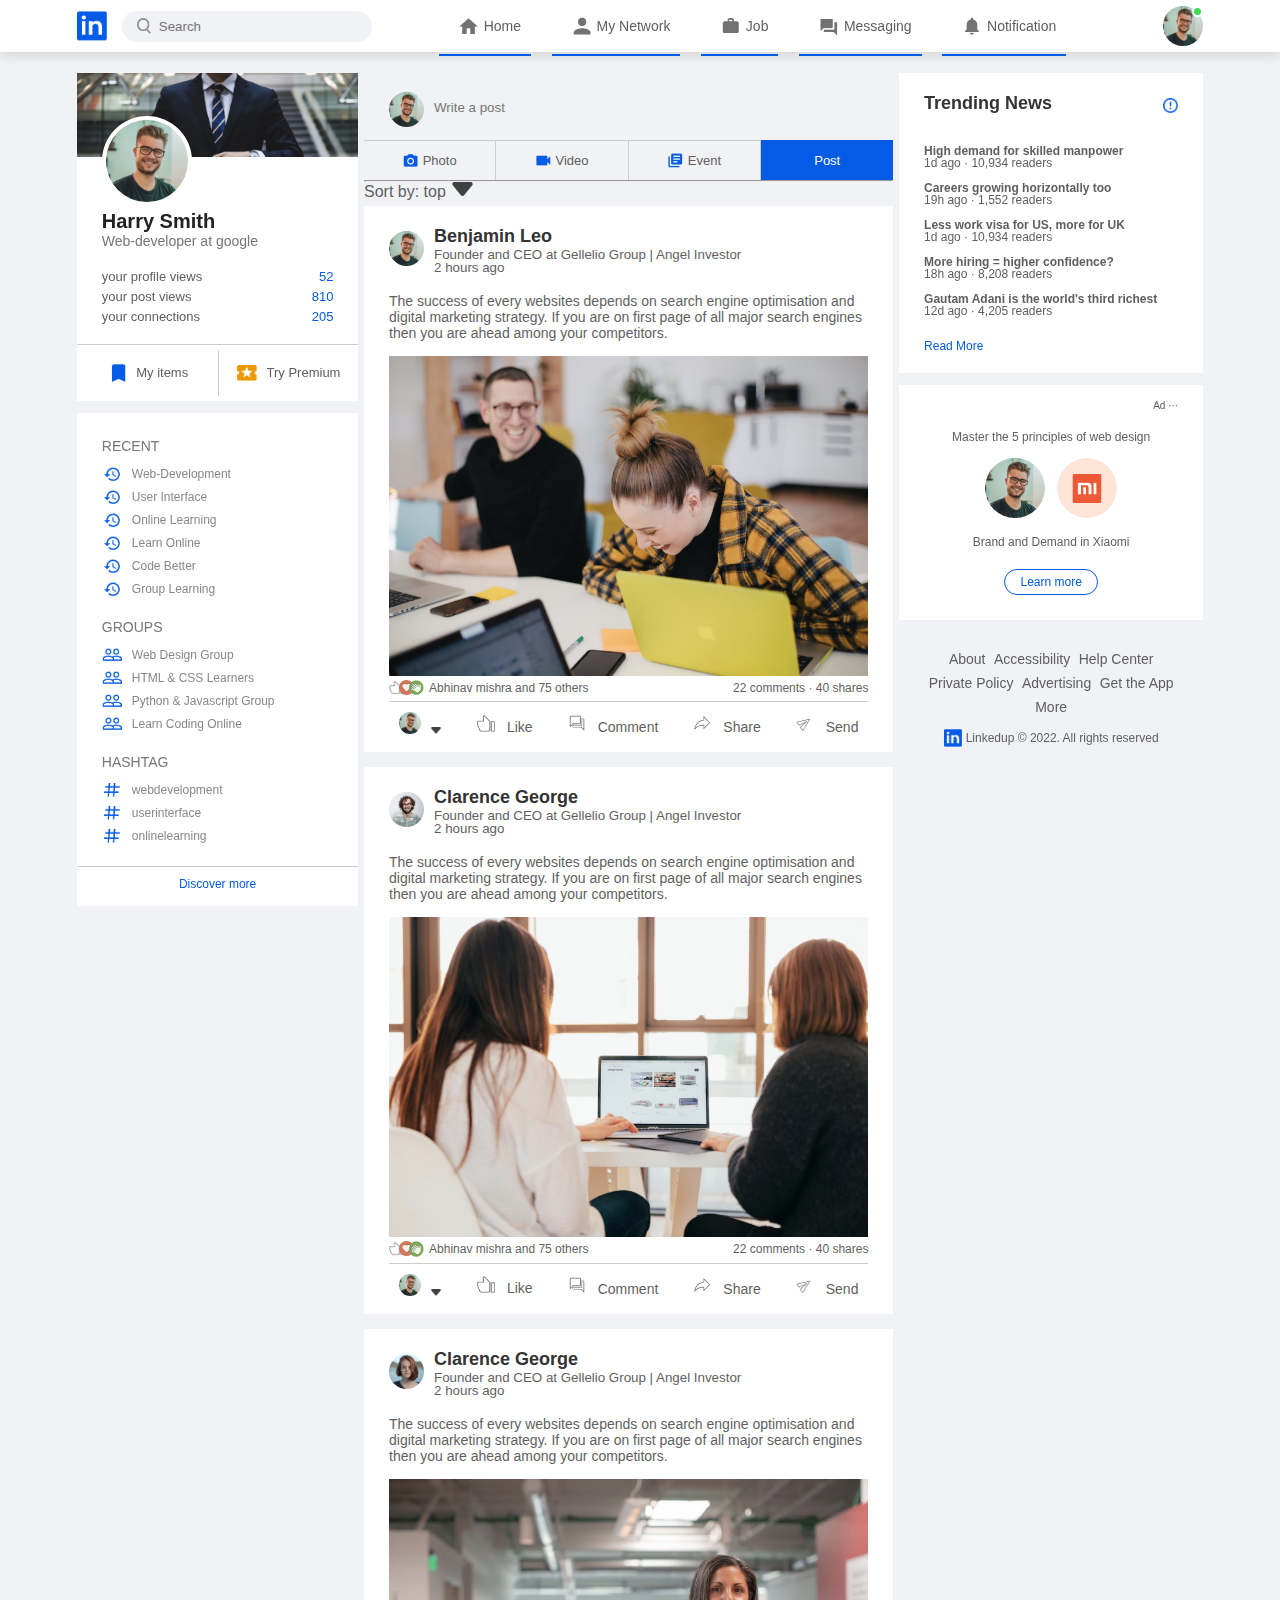
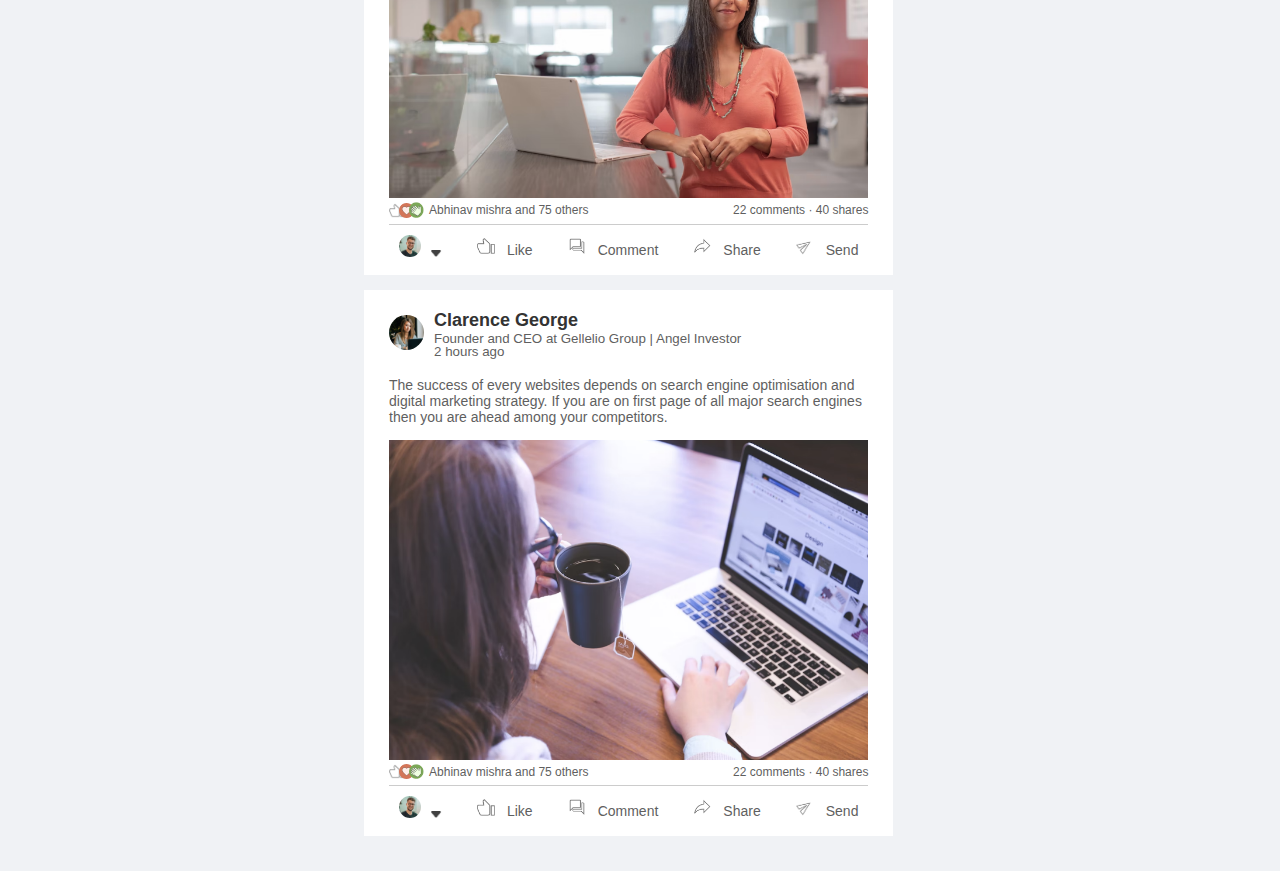
<file: index.html>
<!DOCTYPE html>
<html lang="en">
<head>
    <meta charset="UTF-8">
    <meta http-equiv="X-UA-Compatible" content="IE=edge">
    <meta name="viewport" content="width=device-width, initial-scale=1.0">
    <title>GoSocial</title>
    <link rel="stylesheet" href="styles.css">
</head>
<body>
    <nav class="navbar">
        <div class="navbar-left">
            <a href="index.html" class="logo"><img src="images/logo.png"></a>
            <div class="search-box">
                <img src="images/search.png">
                <input type="text" placeholder="Search">
            </div>
        </div>
        <div class="navbar-center">
            <ul>
                <li><a href="#" class="active-link"><img src="images/home.png"><span>Home</span></a></li>
                <li><a href="#"><img src="images/network.png"><span>My Network</span></a></li>
                <li><a href="#"><img src="images/jobs.png"><span>Job</span></a></li>
                <li><a href="#"><img src="images/message.png"><span>Messaging</span></a></li>
                <li><a href="#"><img src="images/notification.png"><span>Notification</span></a></li>
            </ul>
        </div>
        <div class="navbar-right">
          <div class="online">
            <img src="images/user-1.png" class="nav-profile-img" onclick="toggleMenu()">
          </div>
        </div>

        <div class="profile-menue-wrap" id="profileMenu">
            <div class="profile-menu">
                <div class="user-info">
                  <img src="images/user-1.png">
                  <div>
                    <h3>Rayan Walton</h3>
                    <a href="profile.html">See your profile</a>
                  </div>
                </div>
                <hr>
                <a href="#" class="profile-menu-link">
                    <img src="images/feedback.png">
                    <p>Give feedback</p>
                    <span>></span>
                    </a>
                    <a href="#" class="profile-menu-link">
                        <img src="images/setting.png">
                        <p>Setting & Privacy</p>
                        <span>></span>
                        </a>
                        <a href="#" class="profile-menu-link">
                            <img src="images/help.png">
                            <p>Help & Support</p>
                            <span>></span>
                            </a>
                            <a href="#" class="profile-menu-link">
                                <img src="images/display.png">
                                <p>Display & Accessibility</p>
                                <span>></span>
                                </a>
                                <a href="#" class="profile-menu-link">
                                    <img src="images/logout.png">
                                    <p>Logout</p>
                                    <span>></span>
                                    </a>
            </div>
        </div>

    </nav>
    <div class="container">
        <div class="left-sidebar">
            <div class="sidebar-profile-box"><img src="images/cover-pic.png" width="100%">
                           <div class="sidebar-profile-info">
                            <img src="images/user-1.png">
                            <h1>Harry Smith</h1>
                            <h3>Web-developer at google</h3>
                            <ul>
                                <li>
                                   your profile views<span>52</span>
                               </li>
                               <li>
                                your post views<span>810</span>
                            </li>
                            <li>
                                your connections<span>205</span>
                            </li>
                           </ul>
                        </div>
                        <div class="sidebar-profile-link">
                            <a href="#"><img src="images/items.png" alt="">My items</a>
                            <a href="#"><img src="images/premium.png" alt="">Try Premium</a>
                        </div>
                </div>


                <div class="sidebar-activity" id="sidebarActivity">
                    <h3>RECENT</h3>
                    <a href="#"><img src="images/recent.png">Web-Development</a>
                    <a href="#"><img src="images/recent.png">User Interface</a>
                    <a href="#"><img src="images/recent.png">Online Learning</a>
                    <a href="#"><img src="images/recent.png">Learn Online</a>
                    <a href="#"><img src="images/recent.png">Code Better</a>
                    <a href="#"><img src="images/recent.png">Group Learning</a>
                    <h3>GROUPS</h3>
                    <a href="#"><img src="images/group.png">Web Design Group</a>
                    <a href="#"><img src="images/group.png">HTML & CSS Learners</a>
                    <a href="#"><img src="images/group.png">Python  & Javascript Group</a>
                    <a href="#"><img src="images/group.png">Learn Coding Online</a>
                    <h3>HASHTAG</h3>
                    <a href="#"><img src="images/hashtag.png">webdevelopment</a>
                    <a href="#"><img src="images/hashtag.png">userinterface</a>
                    <a href="#"><img src="images/hashtag.png">onlinelearning</a>
                    <div class="discover-more-link">
                        <a href="#">Discover more</a>
                    </div>
                </div>

                <p id="showMoreLink" onclick="toggleActivity()">Show more<b>+</b></p>
        </div>
        <div class="main-content">

           <div class="creat-post">
            <div class="create-post-input">
                 <img src="images/user-1.png">
                 <textarea rows="2" placeholder="Write a post"></textarea>
            </div>
            <div class="create-post-links">
                <li><img src="images/photo.png">Photo</li>
                <li><img src="images/video.png">Video</li>
                <li><img src="images/event.png">Event</li>
                <li>Post</li>
            </div>
           </div>

           <div class="sbrt-by">
              <hr>
              <p>Sort by: <span>top <img src="images/down-arrow.png"></span></p>
           </div>
           <div class="post">
            <div class="post-author">
                <img src="images/user-1.png">
                <div>
                    <h1>Benjamin Leo</h1>
                    <small>Founder and CEO at Gellelio Group | Angel Investor</small>
                    <small>2 hours ago</small>
                </div>
            </div>
            <p>The success of every websites depends on search engine optimisation and 
            digital marketing strategy. If you are on first page of all major search engines
            then you are ahead among your competitors.</p>
            <img src="images/post-image-1.png" width="100%">
            
             <div class="post-stats">
                 <div>
                      <img src="images/thumbsup.png">
                      <img src="images/love.png">
                      <img src="images/clap.png">
                      <span class="liked-users">Abhinav mishra and 75 others</span>
                 </div>
                 <div>
                     <span>22 comments &middot; 40 shares</span>
                 </div>
             </div>


           <div class="post-activity">


        <div>
                      <img src="images/user-1.png" class="post-activity-user-icon">
                      <img src="images/down-arrow.png" class="post-activity-arrow-icon">
        </div>
        <div class="post-activity-link">
                      <img src="images/like.png">
                      <span>Like</span>
    </div>              
    <div class="post-activity-link">
                      <img src="images/comment.png">
                      <span>Comment</span>
                      </div>
                      <div class="post-activity-link">
                        <img src="images/share.png">
                      <span>Share</span>
                      </div>
                      <div class="post-activity-link">
                        <img src="images/send.png">
                        <span>Send</span>
                      </div>
           </div>
        </div>
           <div class="post">
            <div class="post-author">
                <img src="images/user-2.png">
                <div>
                    <h1>Clarence George</h1>
                    <small>Founder and CEO at Gellelio Group | Angel Investor</small>
                    <small>2 hours ago</small>
                </div>
            </div>
            <p>The success of every websites depends on search engine optimisation and 
            digital marketing strategy. If you are on first page of all major search engines
            then you are ahead among your competitors.</p>
            <img src="images/post-image-2.png" width="100%">
            
             <div class="post-stats">
                 <div>
                      <img src="images/thumbsup.png">
                      <img src="images/love.png">
                      <img src="images/clap.png">
                      <span class="liked-users">Abhinav mishra and 75 others</span>
                 </div>
                 <div>
                     <span>22 comments &middot; 40 shares</span>
                 </div>
             </div>


           <div class="post-activity">


        <div>
                      <img src="images/user-1.png" class="post-activity-user-icon">
                      <img src="images/down-arrow.png" class="post-activity-arrow-icon">
        </div>
        <div class="post-activity-link">
                      <img src="images/like.png">
                      <span>Like</span>
    </div>              
    <div class="post-activity-link">
                      <img src="images/comment.png">
                      <span>Comment</span>
                      </div>
                      <div class="post-activity-link">
                        <img src="images/share.png">
                      <span>Share</span>
                      </div>
                      <div class="post-activity-link">
                        <img src="images/send.png">
                        <span>Send</span>
                      </div>
           </div>
        </div>

           <div class="post">
           <div class="post-author">
               <img src="images/user-3.png">
               <div>
                   <h1>Clarence George</h1>
                   <small>Founder and CEO at Gellelio Group | Angel Investor</small>
                   <small>2 hours ago</small>
               </div>
           </div>
           <p>The success of every websites depends on search engine optimisation and 
           digital marketing strategy. If you are on first page of all major search engines
           then you are ahead among your competitors.</p>
           <img src="images/post-image-3.png" width="100%">
           
            <div class="post-stats">
                <div>
                     <img src="images/thumbsup.png">
                     <img src="images/love.png">
                     <img src="images/clap.png">
                     <span class="liked-users">Abhinav mishra and 75 others</span>
                </div>
                <div>
                    <span>22 comments &middot; 40 shares</span>
                </div>
            </div>


          <div class="post-activity">


       <div>
                     <img src="images/user-1.png" class="post-activity-user-icon">
                     <img src="images/down-arrow.png" class="post-activity-arrow-icon">
       </div>
       <div class="post-activity-link">
                     <img src="images/like.png">
                     <span>Like</span>
   </div>              
   <div class="post-activity-link">
                     <img src="images/comment.png">
                     <span>Comment</span>
                     </div>
                     <div class="post-activity-link">
                       <img src="images/share.png">
                     <span>Share</span>
                     </div>
                     <div class="post-activity-link">
                       <img src="images/send.png">
                       <span>Send</span>
                     </div>
          </div>
        </div>

          <div class="post">
          <div class="post-author">
              <img src="images/user-4.png">
              <div>
                  <h1>Clarence George</h1>
                  <small>Founder and CEO at Gellelio Group | Angel Investor</small>
                  <small>2 hours ago</small>
              </div>
          </div>
          <p>The success of every websites depends on search engine optimisation and 
          digital marketing strategy. If you are on first page of all major search engines
          then you are ahead among your competitors.</p>
          <img src="images/post-image-4.png" width="100%">
          
           <div class="post-stats">
               <div>
                    <img src="images/thumbsup.png">
                    <img src="images/love.png">
                    <img src="images/clap.png">
                    <span class="liked-users">Abhinav mishra and 75 others</span>
               </div>
               <div>
                   <span>22 comments &middot; 40 shares</span>
               </div>
           </div>


         <div class="post-activity">


      <div>
                    <img src="images/user-1.png" class="post-activity-user-icon">
                    <img src="images/down-arrow.png" class="post-activity-arrow-icon">
      </div>
      <div class="post-activity-link">
                    <img src="images/like.png">
                    <span>Like</span>
  </div>              
  <div class="post-activity-link">
                    <img src="images/comment.png">
                    <span>Comment</span>
                    </div>
                    <div class="post-activity-link">
                      <img src="images/share.png">
                    <span>Share</span>
                    </div>
                    <div class="post-activity-link">
                      <img src="images/send.png">
                      <span>Send</span>
                    </div>
         </div>

         </div>

        </div>
<!--right sidebar-->
        <div class="right-sidebar">
            <div class="sidebar-news">
                 <img src="images/more.png" class="info-icon">
                 <h3>Trending News</h3>
                 <a href="#">High demand for skilled manpower</a>
                 <span>1d ago &middot; 10,934 readers</span>

                 <a href="#">Careers growing horizontally too</a>
                 <span>19h ago &middot; 1,552 readers</span>

                 <a href="#">Less work visa for US, more for UK</a>
                 <span>1d ago &middot; 10,934 readers</span>

                 <a href="#">More hiring = higher confidence?</a>
                 <span>18h ago &middot; 8,208 readers</span>

                 <a href="#">Gautam Adani is the world's third richest</a>
                 <span>12d ago &middot; 4,205 readers</span>

                 <a href="#" class="read-more-link">Read More</a>
            </div>
            <div class="sidebar-ad">
                 <small>Ad &middot;&middot;&middot;</small>
                 <p>Master the 5 principles of web design</p>
                 <div>
                      <img src="images/user-1.png">
                      <img src="images/mi-logo.png">
                 </div>
                 <b>Brand and Demand in Xiaomi</b>
                 <a href="#" class="ad-link">Learn more</a>
            </div>
            <div class="sidebar-useful-links">
                <a href="#">About</a>
                <a href="#">Accessibility</a>
                <a href="#">Help Center</a>
                <a href="#">Private Policy</a>
                <a href="#">Advertising</a>
                <a href="#">Get the App</a>
                <a href="#">More</a>

                <div class="copyright-msg">
                    <img src="images/logo.png">
                    <p>Linkedup &#169; 2022. All rights reserved</p>
                </div>
            </div>
        </div>
    </div>

<script>
         
        let profileMenu = document.getElementById("profileMenu");

        function toggleMenu(){
            profileMenu.classList.toggle("open-menu");
        }

</script>
<script>
    let sideActivity = document.getElementById("sidebarActivity");
    let moreLink = document.getElementById("showMoreLink");
    function toggleActivity(){
        sideActivity.classList.toggle("open-activity");
        if(sideActivity.classList.contains("open-activity")){
            moreLink.innerHTML = "Show less <b>-</b>";
        }
        else{
            moreLink.innerHTML = "Show more <b>+</b>";

        }
    }
</script>

</body>
</html>
</file>
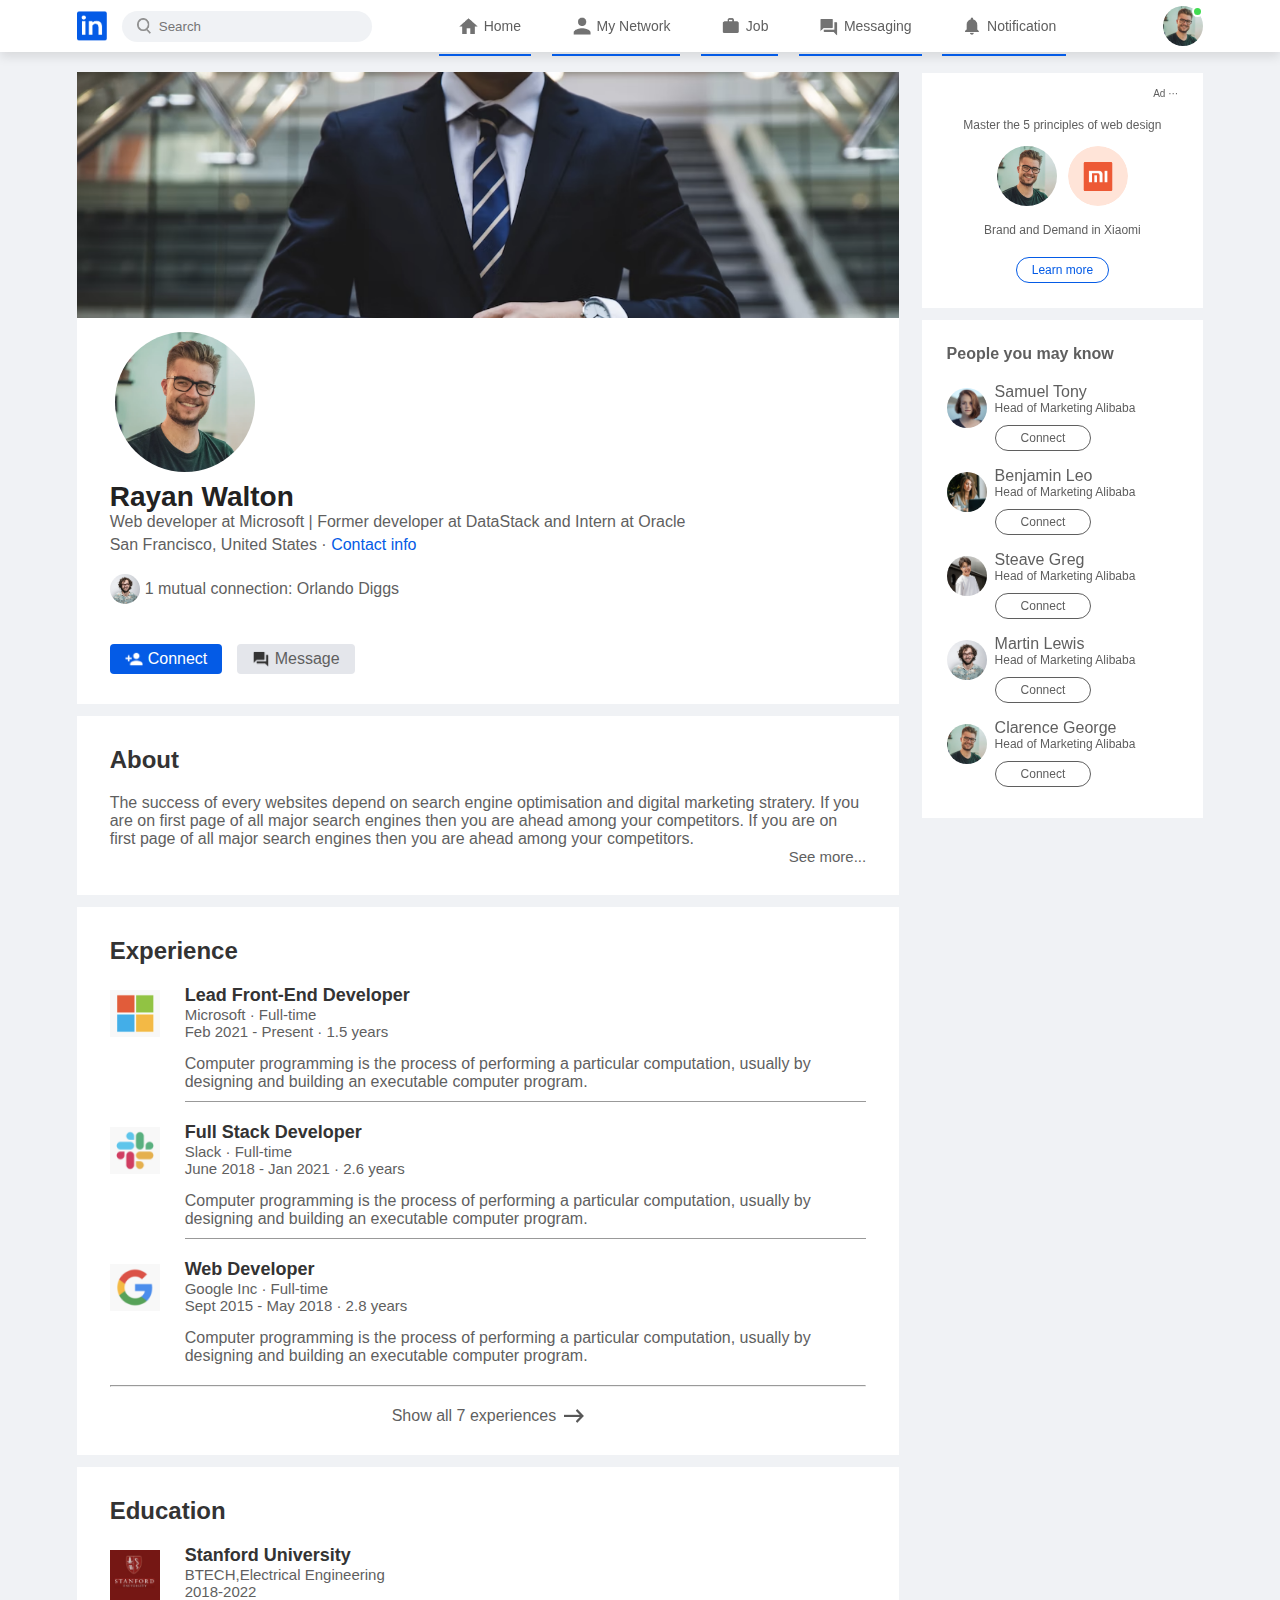
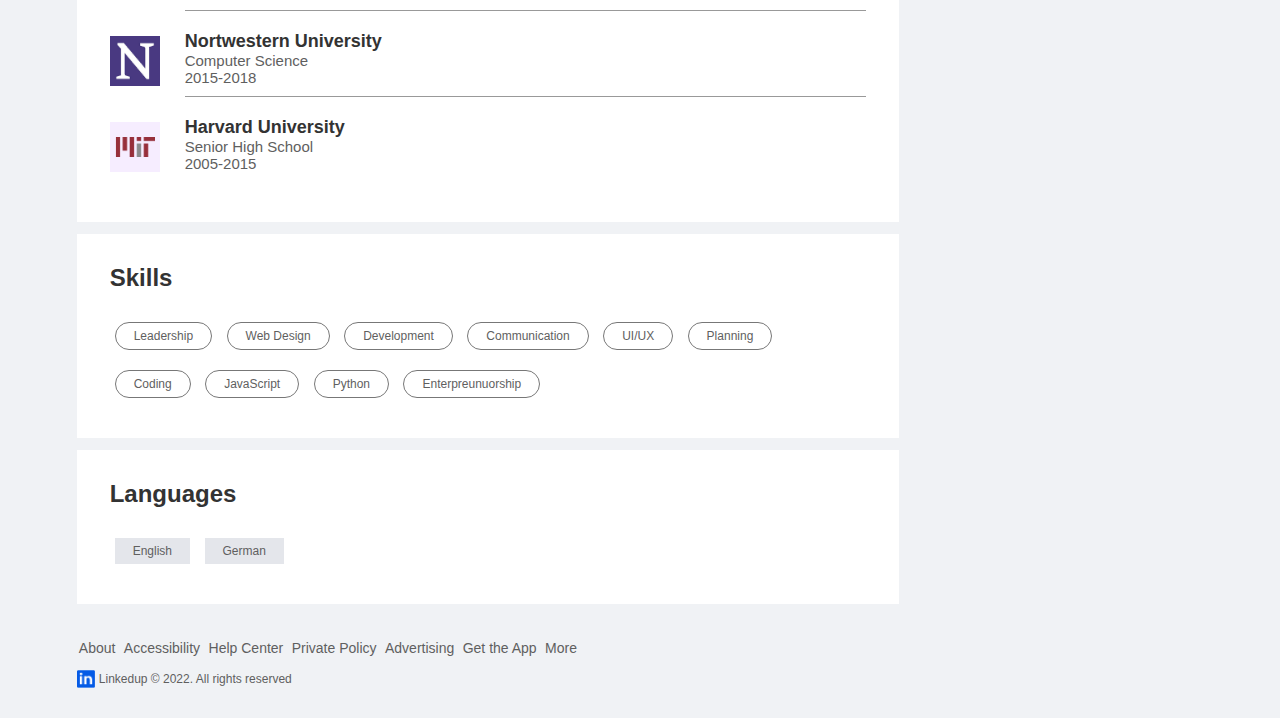
<file: profile.html>
<!DOCTYPE html>
<html lang="en">
<head>
    <meta charset="UTF-8">
    <meta http-equiv="X-UA-Compatible" content="IE=edge">
    <meta name="viewport" content="width=device-width, initial-scale=1.0">
    <title>GoSocial</title>
    <link rel="stylesheet" href="styles.css">
</head>
<body>
    <nav class="navbar">
        <div class="navbar-left">
            <a href="index.html" class="logo"><img src="images/logo.png"></a>
            <div class="search-box">
                <img src="images/search.png">
                <input type="text" placeholder="Search">
            </div>
        </div>
        <div class="navbar-center">
            <ul>
                <li><a href="#" class="active-link"><img src="images/home.png"><span>Home</span></a></li>
                <li><a href="#"><img src="images/network.png"><span>My Network</span></a></li>
                <li><a href="#"><img src="images/jobs.png"><span>Job</span></a></li>
                <li><a href="#"><img src="images/message.png"><span>Messaging</span></a></li>
                <li><a href="#"><img src="images/notification.png"><span>Notification</span></a></li>
            </ul>
        </div>
        <div class="navbar-right">
          <div class="online">
            <img src="images/user-1.png" class="nav-profile-img" onclick="toggleMenu()">
          </div>
        </div>

        <div class="profile-menue-wrap" id="profileMenu">
            <div class="profile-menu">
                <div class="user-info">
                  <img src="images/user-1.png">
                  <div>
                    <h3>Rayan Walton</h3>
                    <a href="profile.html">See your profile</a>
                  </div>
                </div>
                <hr>
                <a href="#" class="profile-menu-link">
                    <img src="images/feedback.png">
                    <p>Give feedback</p>
                    <span>></span>
                    </a>
                    <a href="#" class="profile-menu-link">
                        <img src="images/setting.png">
                        <p>Setting & Privacy</p>
                        <span>></span>
                        </a>
                        <a href="#" class="profile-menu-link">
                            <img src="images/help.png">
                            <p>Help & Support</p>
                            <span>></span>
                            </a>
                            <a href="#" class="profile-menu-link">
                                <img src="images/display.png">
                                <p>Display & Accessibility</p>
                                <span>></span>
                                </a>
                                <a href="#" class="profile-menu-link">
                                    <img src="images/logout.png">
                                    <p>Logout</p>
                                    <span>></span>
                                    </a>
            </div>
        </div>

    </nav>
     

    <div class="container">
        <div class="profile-main">
            <div class="profile-container">
                <img src="images/cover-pic.png" width="100%">
                <div class="profile-container-inner">
                    <img src="images/user-1.png" class="profile-pic">
                    <h1>Rayan Walton</h1>
                    <b>Web developer at Microsoft | Former developer at DataStack and Intern at Oracle</b>
                    <p>San Francisco, United States &middot; <a href="#">Contact info</a></p>
                    <div class="mutual-connection">
                        <img src="images/user-2.png">
                        <span>1 mutual connection: Orlando Diggs</span>
                    </div>
                    <div class="profile-btn">
                        <a href="#" class="primary-btn"><img src="images/connect.png">Connect</a>
                        <a href="#"><img src="images/chat.png">Message</a>
                    </div>

                </div>
            </div>
    
        <div class="profile-description">
            <h2>About</h2>
            <p>The success of every websites depend on search engine optimisation and digital marketing stratery.
            If you are on first page of all major search engines then you are ahead among your competitors. 
            If you are on first page of all major search engines then you are ahead among your competitors. </p>
                <a href="#" class="see-more-link">See more...</a>
        </div>


        <div class="profile-description">
            <h2>Experience</h2>
            <div class="profile-desc-row">
                <img src="images/microsoft.png">
            <div>
            <h3>Lead Front-End Developer</h3>
            <b>Microsoft &middot; Full-time</b>
            <b>Feb 2021 - Present &middot; 1.5 years</b>
            <p>Computer programming is the process of performing a particular computation, usually by designing 
            and building an executable computer program.</p>
            <hr>
        </div>
        </div>

        
        <div class="profile-desc-row">
            <img src="images/slack.png">
        <div>
        <h3>Full Stack Developer</h3>
        <b>Slack &middot; Full-time</b>
        <b>June 2018 - Jan 2021 &middot; 2.6 years</b>
        <p>Computer programming is the process of performing a particular computation, usually by designing 
        and building an executable computer program.</p>
        <hr>
    </div>
    </div>
    <div class="profile-desc-row">
        <img src="images/google.png">
    <div>
    <h3>Web Developer</h3>
    <b>Google Inc &middot; Full-time</b>
    <b>Sept 2015 - May 2018 &middot; 2.8 years</b>
    <p>Computer programming is the process of performing a particular computation, usually by designing 
    and building an executable computer program.</p>
</div>
</div>
<hr>
<a href="#" class ="experience-link">Show all 7 experiences<img src="images/right-arrow.png" alt=""></a>
</div>

<div class="profile-description">
    <h2>Education</h2>
    <div class="profile-desc-row">
        <img src="images/stanford.png">
        <div>
            <h3>Stanford University</h3>
            <b>BTECH,Electrical Engineering</b>
            <b>2018-2022</b>
            <hr>
        </div>
    </div>
    <div class="profile-desc-row">
        <img src="images/north.png">
        <div>
            <h3>Nortwestern University</h3>
            <b>Computer Science</b>
            <b>2015-2018</b>
            <hr>
        </div>
    </div>
    <div class="profile-desc-row">
        <img src="images/mit.png">
        <div>
            <h3>Harvard University</h3>
            <b>Senior High School</b>
            <b>2005-2015</b>
        </div>
    </div>
  </div>  
<div class="profile-description">
    <h2>Skills</h2>
    <a href="#" class="skills-btn">Leadership</a>
    <a href="#" class="skills-btn">Web Design</a>
    <a href="#" class="skills-btn">Development</a>
    <a href="#" class="skills-btn">Communication</a>
    <a href="#" class="skills-btn">UI/UX</a>
    <a href="#" class="skills-btn">Planning</a>
    <a href="#" class="skills-btn">Coding</a>
    <a href="#" class="skills-btn">JavaScript</a>
    <a href="#" class="skills-btn">Python</a>
    <a href="#" class="skills-btn">Enterpreunuorship</a>
    
</div>
<div class="profile-description">
    <h2>Languages</h2>
    <a href="#" class="language-btn">English</a>
    <a href="#" class="language-btn">German</a>
    
    
</div>







</div>
<!-------profile-sidebar-------->
  <div class="profile-sidebar">
    <div class="sidebar-ad">
        <small>Ad &middot;&middot;&middot;</small>
        <p>Master the 5 principles of web design</p>
        <div>
             <img src="images/user-1.png">
             <img src="images/mi-logo.png">
        </div>
        <b>Brand and Demand in Xiaomi</b>
        <a href="#" class="ad-link">Learn more</a>
   </div>

 

<div class="sidebar-people">
    <h3>People you may know</h3>
    <div class="sidebar-people-row">
        <img src="images/user-3.png" >
        <div>
            <h2>Samuel Tony</h2>
            <p>Head of Marketing Alibaba</p>
            <a href="#">Connect</a>
        </div>
    </div>
    <div class="sidebar-people-row">
        <img src="images/user-4.png" >
        <div>
            <h2>Benjamin Leo</h2>
            <p>Head of Marketing Alibaba</p>
            <a href="#">Connect</a>
        </div>
    </div>
    <div class="sidebar-people-row">
        <img src="images/user-5.png" >
        <div>
            <h2>Steave Greg</h2>
            <p>Head of Marketing Alibaba</p>
            <a href="#">Connect</a>
        </div>
    </div>
    <div class="sidebar-people-row">
        <img src="images/user-2.png" >
        <div>
            <h2>Martin Lewis</h2>
            <p>Head of Marketing Alibaba</p>
            <a href="#">Connect</a>
        </div>
    </div>
    <div class="sidebar-people-row">
        <img src="images/user-1.png" >
        <div>
            <h2>Clarence George</h2>
            <p>Head of Marketing Alibaba</p>
            <a href="#">Connect</a>
        </div>
    </div>
</div>

</div>


</div>


<div class="profile-footer">
    <div class="sidebar-useful-links">
        <a href="#">About</a>
        <a href="#">Accessibility</a>
        <a href="#">Help Center</a>
        <a href="#">Private Policy</a>
        <a href="#">Advertising</a>
        <a href="#">Get the App</a>
        <a href="#">More</a>

        <div class="copyright-msg">
            <img src="images/logo.png">
            <p>Linkedup &#169; 2022. All rights reserved</p>
        </div>
    </div>
</div>
    
<script>
         
        let profileMenu = document.getElementById("profileMenu");

        function toggleMenu(){
            profileMenu.classList.toggle("open-menu");
        }

</script>

</body>
</html>
</file>
<file: styles.css>
*{
    margin:0;
    padding:0;
    font-family: 'poppins',sans-serif;
    box-sizing: border-box;
}
body{
background:#f0f2f5;
color:#5f5f5f;

}
a{
    text-decoration: none;
    color:#5f5f5f;

}
.navbar{
    display:flex;
    align-items:center;
    justify-content: space-between;
    background: #fff;
    padding:6px 6%;
    position:sticky;
    top:0;
    z-index: 100;
    box-shadow: 0 5px 10px rgba(0,0,0,0.1);
}
.logo img{
    width:30px;
    margin-right:15px;
    display: block;
}
.navbar-center ul li{
display:inline-block;
list-style:none;
}
.navbar-center ul li a{
    display: flex;
    align-items: center;
    font-size:14px;
    margin:5px 8px;
    padding-right: 25px;
    position: relative;
}
.navbar-center ul li a img{
    width:30px;

}

.navbar-center ul li a ::after{
    content:'';
    width:100%;
    height: 2px;
    background:#045be6;
    position:absolute;
    bottom: -15px;
    transition:width 0.3s;
    right: 15px;
}

.navbar-center ul li a:hover::after,.navbar-center ul li a.active-link::after{
   width:100%;
   background:red;
}

.nav-profile-img{
    width:40px;
    border-radius: 50%;
    display: block;
    cursor:pointer;
    position:relative;
}
.online{
    position: relative;
}
.online::after{
    content:'';
    width:7px;
    height:7px;
    border:2px solid #fff;
    border-radius:50%;
    right:0px;
    top:0px;
    background:#41db51;
    position: absolute;


}
.search-box{
  background: #f0f2f5;
  width:250px;
  border-radius: 20px;
  display:flex;
  align-items: center;
  padding: 0 15px;

}
.navbar-left{
    display:flex;
    align-items:center;

}
.search-box img{
    width:14px;
}
.search-box input{
    width:100%;
    background: transparent;
    padding: 8px;
    outline: none;
    border: 0;
}
/*-------------navbar-ends here----------------*/
.container{
    padding:20px 6%;
    display: flex;
    flex-wrap: wrap;
    justify-content: space-between;


}

.left-sidebar{
    flex-basis: 25%;
    align-self: flex-start;
    position: sticky;
    top: 73px;
}
.sidebar-profile-box{
    background:#fff;
}
.sidebar-profile-info{
    padding:0 25px;
}
.sidebar-profile-info img{
    width:90px;
    border-radius:50%;
    background: #fff;
    padding: 4px;
    margin-top: -45px;


}
.sidebar-profile-info h1{
    font-size: 20px;
    font-weight:600;
    color:#222;

}
.sidebar-profile-info h3{
    font-size: 14px;
    font-weight:500;
    color:#777;
}
.sidebar-profile-info ul{
    list-style: none;
    margin:20px 0;

}
.sidebar-profile-info ul li{
    width:100%;
    margin:5px 0;
    font-size:13px;

}
.sidebar-profile-info ul li span{
      float:right;
      color:#045be6;

}
.sidebar-profile-link{
    display: flex;
    align-items: center;
    border-top: 1px solid #ccc;

}
.sidebar-profile-link a{
    flex-basis: 50%;
    display:flex;
    align-items: center;
    justify-content: center;
    padding: 15px 0;
    font-size: 13px;
    border-left:1px solid #ccc;

}
.sidebar-profile-link a:first-child{
    border-left: 0;
}
.sidebar-profile-link a img{
    width:20px;
    margin-right:10px;
}
.sidebar-activity{
    background:#fff;
    padding:5px 25px;
    margin:12px 0;

}
.sidebar-activity h3{
    color:#777;
    font-size:14px;
    font-weight: 500;
    margin: 20px 0 10px;
}

.main-content{
    flex-basis: 47%;
}
.sidebar-activity a{
    display: flex;
    align-items: center;
    font-size: 12px;
    font-weight: 500;
    color: #888;
    margin: 3px 0;
}

.sidebar-activity a img{
    width: 20px;
    margin-right: 10px;
}

.discover-more-link{
    border-top: 1px solid #ccc;
    text-align: center;
    margin-top: 20px;
    margin-left: -25px;
    margin-right: -25px;
}

.discover-more-link a{
    color: #045be6;
    display: inline-block;
    margin: 10px 0;
}

.right-sidebar{
    flex-basis: 27%;
    align-self: flex-start;
    position: sticky;
    top: 73px;
}

.sidebar-news{
    background: #fff;
    padding: 10px 25px;
}
.info-icon{
    width:15px;
    float:right;
    margin-top:15px;
}

.sidebar-news h3{
      font-size: 18px;
      font-weight: 600;
      color: #333;
      margin: 10px 0 30px;
}
.sidebar-news a{
    display:block;
    font-size: 12px;
    font-weight: 600;
    margin-top: 10px;
    margin-bottom: -5px;
}
.sidebar-news span{
    font-size: 12px;
}

.sidebar-news .read-more-link{
    color: #045be6;
    font-weight: 500;
    margin: 20px 0 10px;
}

.sidebar-ad{
      background:#fff;
      padding: 15px 25px;
      text-align: center;
      margin: 12px 0;
      font-size: 12px;
}
.sidebar-ad img{
      width: 60px;
      border-radius: 50%;
      margin: 4px;
}
.sidebar-ad small{
    float: right;
    font-weight: 500;
}
.sidebar-ad p{
    margin-top: 30px;
    margin-bottom: 10px;
}
.sidebar-ad b{
     display: block;
     font-weight: 500;
     margin-top: 10px;
}
.ad-link{
    display: inline-block;
    border: 1px solid #045be6;
    border-radius: 30px;
    padding: 5px 15px;
    color: #045be6;
    font-weight: 500;
    margin: 20px auto 10px;
}
.sidebar-useful-links{
     padding: 15px 25px;
     text-align: center;
}
.sidebar-useful-links a{
     display:inline-block;
     font-size: 14px;
     margin: 4px 2px;
}
.copyright-msg{
     display:flex;
     align-items: center;
     justify-content: center;
     font-size: 12px;
     margin-top: 10px;
     font-weight: 500;
}
.copyright-msg img{
    width: 18px;
    margin-right: 4px;
}
.create-post{
    background: #fff;
}
.create-post-input{
    padding:  20px 25px 10px;
    display: flex;
    align-items: flex-start;
}
.create-post-input img{
    width: 35px;
    border-radius: 50%;
    margin-right: 10px;
}
.create-post-input textarea{
    width: 100%;
    border: 0;
    outline: 0;
    resize:  none;
    background: transparent;
    margin-top: 8px;
}
::placeholder{
    font-weight: 500;
}
.create-post-links{
    display: flex;
    align-items: flex-start;
}
.create-post-links li{
     list-style: none;
     border-top: 1px solid #ccc;
     border-right: 1px solid #ccc;
     flex-basis: 25%;
     height: 40px;
     font-size: 13px;
     display: flex;
     align-items: center;
     justify-content: center;
     cursor: pointer;
}
.create-post-links li img{
     width:  15px;
     margin-right: 5px;
}
.create-post-links li:last-child{
       background: #045be6;
       color: #fff;
       border-top: 0;
       border-right: 0;
}
.sort-by{
    display: flex;
    align-items: center;
    margin: 10px 0;
}
.sort-by hr{
    flex: 1;
    border: 0;
    height: 1px;
    background: #ccc;
}
.sort-by p{
    font-size: 13px;
    padding-left: 5px;
}
.sort-by p span{
    font-weight: 600;
    cursor: pointer;
}
.post{
    background: #fff;
    padding: 20px 25px 5px;
    margin: 5px 0 15px;
}
.post-author{
    display: flex;
    align-items: flex-start;
    margin-bottom: 20px;
}
.post-author img{
    width: 35px;
    border-radius: 50%;
    margin-right: 10px;
    margin-top: 5px;
}
.post-author h1{
    font-size: 18px;
    font-weight: 600;
    color: #333;
}
.post-author small{
    display: block;
    margin-bottom: -2px;
}
.post p{
    font-size: 14px;
    margin-bottom: 15px;
}
.post-stats{
    display: flex;
    flex-wrap: wrap;
    align-items: center;
    justify-content: space-between;
    font-size: 12px;
    border-bottom: 1px solid #ccc;
    padding-bottom: 6px;
}
.post-stats div{
    display: flex;
    align-items: center;
}
.post-stats img{
    width: 15px;
    margin-right: -5px;
}
.liked-users{
    margin-left: 10px;
}
.post-activity{
    display: flex;
    align-items: center;
    justify-content: space-between;
    padding: 10px;
    font-size: 14px;
    font-weight: 500;
}
.post-activity{
    display: flex;
    align-items: center;
}
.post-activity-user-icon{
    width: 22px;
    border-radius: 50%;
}
.post-activity-arrow-icon{
    width: 12px;
    margin-left: 5px;
}
.post-activity-link img{
    width: 18px;
    margin-right: 8px;
}



.profile-menue-wrap{
    position: absolute;
    top: 100%;
    right: 5%;
    width: 320px;
    max-height: 0;
    overflow: hidden;
    transition: max-height 0.5s;
}
.profile-menue-wrap.open-menu{
    max-height: 400px;
}
.profile-menu{
    background: #222;
    color: #fff;
    padding: 20px;
    margin: 10px;
}
.user-info{
    display: flex;
    align-items: center;
}
.user-info img{
    width: 50px;
    border-radius: 50%;
    margin-right: 15px;
}
.user-info h3{
    font-weight: 500;
    margin-bottom: -7px;
}
.user-info a{
    color: #c9dbf8;
    font-size: 13px;
}
.profile-menu hr{
    border: 0;
    height: 1px;
    width: 100%;
    background: #fff;
    margin: 15px 0 10px;
}
.profile-menu-link{
    display: flex;
    align-items: center;
    color: #fff;
    margin: 12px 0;
    font-size: 14px;
}
.profile-menu-link p{
    width: 100%;
}
.profile-menu-link img{
    width: 35px;
    border-radius: 50%;
    margin-right: 15px;
}
.profile-main{
    flex-basis: 73%;
}
.profile-sidebar{
    flex-basis: 25%;
    align-self: flex-start;
    position: sticky;
    top: 73px;
}
.profile-container{
    background: #fff;
}
.profile-container-inner{
    padding: 0 4% 10px;
}
.profile-pic{
    width: 150px;
    border-radius: 50%;
    margin-top: 5px;
    padding: 5px;
    background: #fff;
}
.profile-container h1{
    font-size: 28px;
    font-weight: 600;
    color: #222;
}
.profile-container b{
    font-weight: 500;
}
.profile-container p{
    margin-top: 5px;
}
.profile-container p a{
    color: #045be6;
}
.mutual-connection{
    display: flex;
    align-items: center;
    margin: 20px 0;
}
.mutual-connection img{
    width: 30px;
    border-radius: 50%;
    margin-right: 5px;
}
.profile-btn a{
    margin: 20px 0;
}
.profile-btn a{
    display: inline-flex;
    align-items: center;
    background: #e4e6eb;
    padding: 6px 15px;
    border-radius: 4px;
    margin-right: 10px;
}
.profile-btn a img{
    width: 18px;
    margin-right: 5px;
}
.profile-btn .primary-btn{
    background: #045be6;
    color: #fff;
}
.profile-description{
    background: #fff;
    padding: 20px 4% 30px;
    margin: 12px 0;
}
.profile-description h2{
    color: #333;
    margin: 10px 0 20px;
    font-weight: 600;
}
.see-more-link{
    display: block;
    text-align: right;
    font-size: 15px;
}
.profile-desc-row{
    display: flex;
    align-items: flex-start;
    margin: 20px 0;
}
.profile-desc-row img{
    width: 50px;
    margin-right: 25px;
    margin-top: 5px;
}
.profile-desc-row div{
    width: 100%;
}
.profile-desc-row h3{
    font-size: 18px;
    font-weight: 600;
    color: #333;
}
.profile-desc-row b{
    display: block;
    font-weight: 500;
    font-size: 15px;
}
.profile-desc-row p{
    margin-top: 15px;
}
.profile-desc-row hr{
    border: 0;
    border-bottom: 1px solid #999;
    margin-top: 10px;
}
.experience-link{
    display: flex;
    align-items: center;
    justify-content: center;
    padding-top: 20px;
    font-weight: 500;

}
.experience-link img{
    width: 20px;
    margin-left: 8px;
}
.skills-btn{
    display: inline-block;
    margin: 10px 5px;
    padding: 6px 18px;
    border: 1px solid #777;
    border-radius: 30px;
    font-size: 12px;
    font-weight: 500;
}
.language-btn{
    display: inline-block;
    margin: 10px 5px;
    padding: 6px 18px;
    background: #e4e6eb;
    font-size: 12px;
    font-weight: 500;
}
/*profile right sidebar*/
.profile-sidebar .sidebar-ad{
    margin:0;
}
.sidebar-people{
    background: #fff;
    padding: 15px 25px;
    margin: 12px 0;
    font-size: 12px;
}
.sidebar-people h3{
    font-size: 16px;
    font-weight: 600;
    margin: 10px 0 20px;
}
.sidebar-people-row{
    display: flex;
    align-items: flex-start;
    margin: 6px 0;
}
.sidebar-people-row img{
    width: 40px;
    border-radius: 50%;
    margin-right: 8px;
    margin-top: 5px;
}
.sidebar-people-row h2{
    font-weight: 500;
    font-size: 16px;
}
.sidebar-people-row a{
    display: inline-block;
    margin: 10px 0;
    padding: 5px 25px;
    border: 1px solid #5f5f5f;
    border-radius: 30px;
    font-weight: 500;
}
.profile-footer{
    padding: 0 6% 30px;
}
.profile-footer .sidebar-useful-links{
    text-align: left;
    padding: 0;
}
.profile-footer .copyright-msg{
    justify-content: flex-start;
}
#showMoreLink{
    display: none;
}

/*media query for small screen*/
@media only screen and (max-width: 600px){
    .search-box{
        background: transparent;
        width: auto;
        padding: 0;

    }
    .search-box input{
        width: 0;
        padding: 0;
    }
    .navbar-center ul li a span{
        display: none;
    }
    .navbar-center ul li a{
        padding-right: 0;
        margin: 5px;
    }
    .nav-profile-img{
        width: 30px;
    }
    .container{
        padding: 15px 3%;
    }
    .left-sidebar,.right-sidebar{
        flex-basis: 100%;
        position: relative;
        top: unset;
    }
    .main-content{
        flex-basis: 100%;
    }
    .post-stats div{
        margin: 2px 0;
    }
    .post-activity-link span{
        display: none;
    }
    .post-activity-link img{
        margin-right: 0;
    }
    .profile-main,.profile-sidebar{
        flex-basis: 100%;
    }
    .profile-container{
        font-size: 14px;
    }
    .profile-pic{
        width: 100px;
        margin-top: -50px;
    }
    .profile-description{
        font-size: 14px;
    }
    #showMoreLink{
        display: block;
        width: fit-content;
        margin: 10px auto;
        font-size: 14px;
        cursor: pointer;
    }
    .sidebar-activity{
        display: none;
    }
    .sidebar-activity.open-activity{
        display: block;
    }


}
</file>
